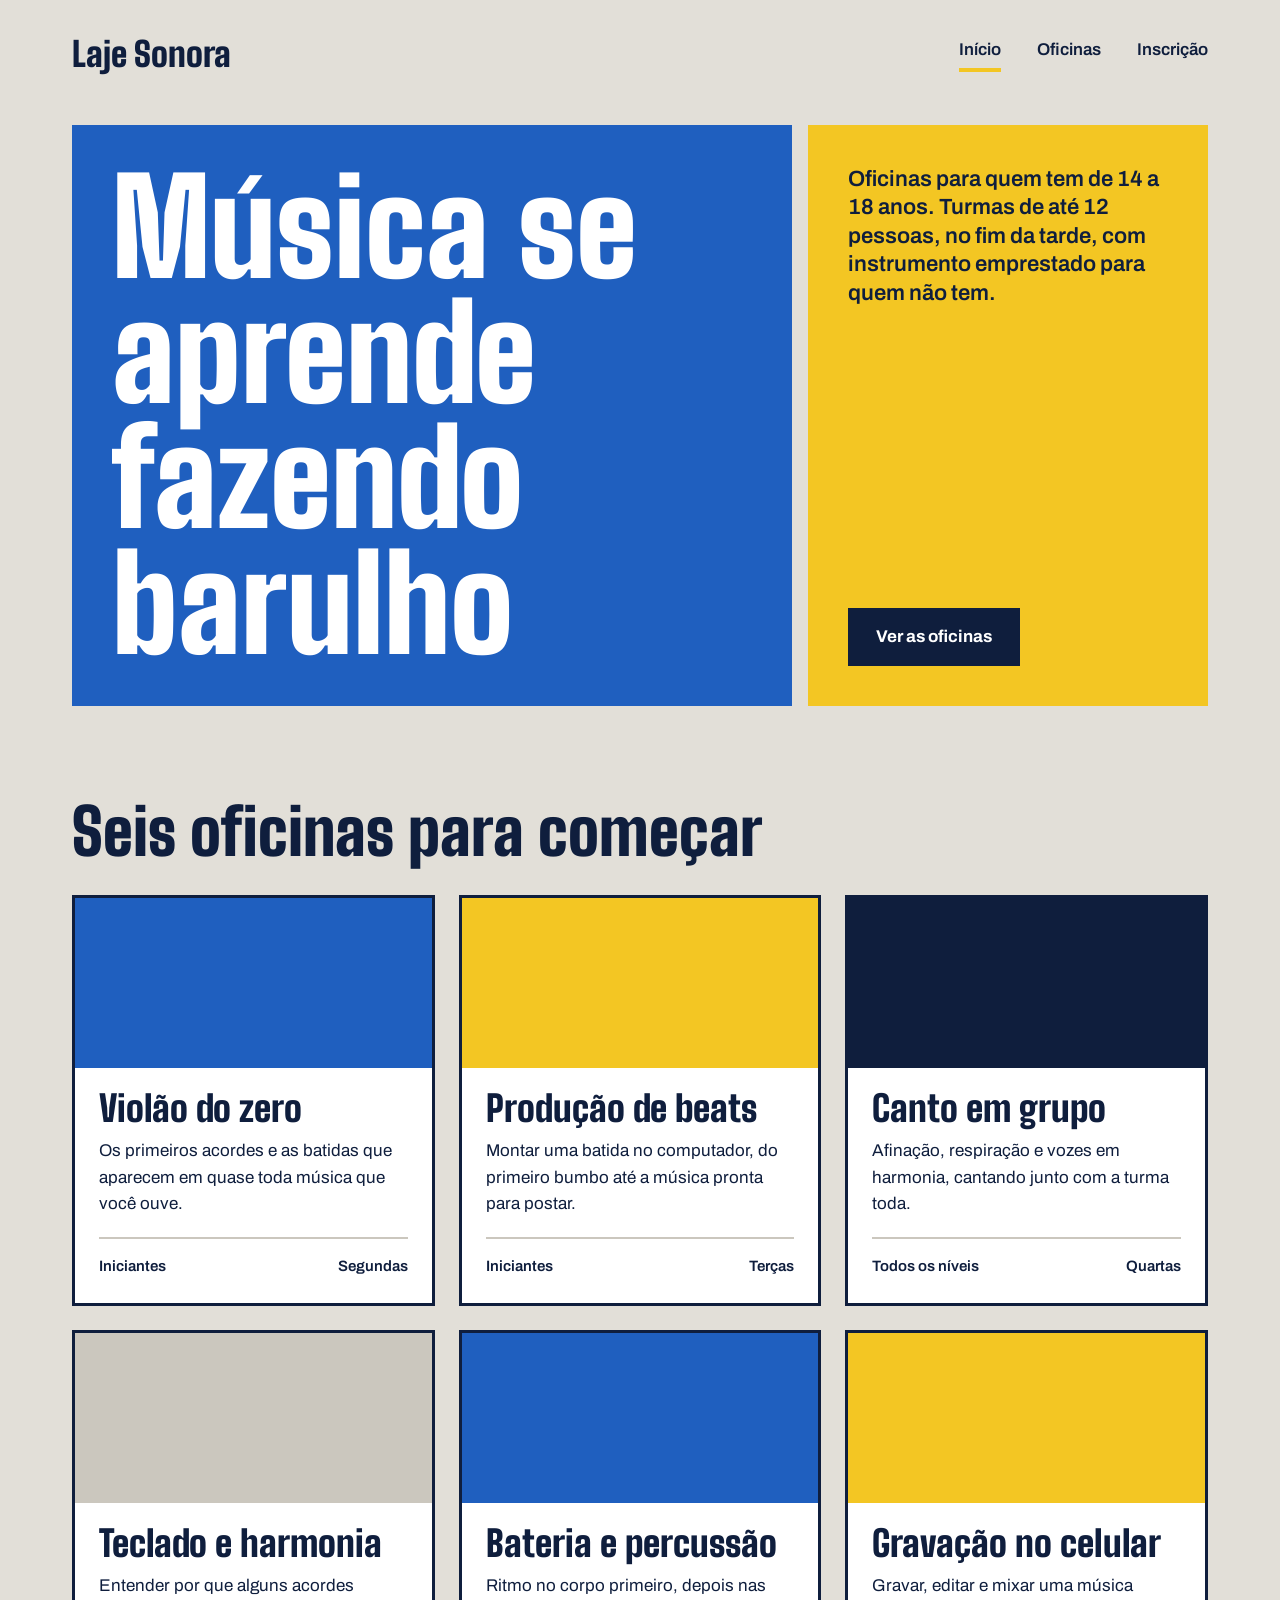
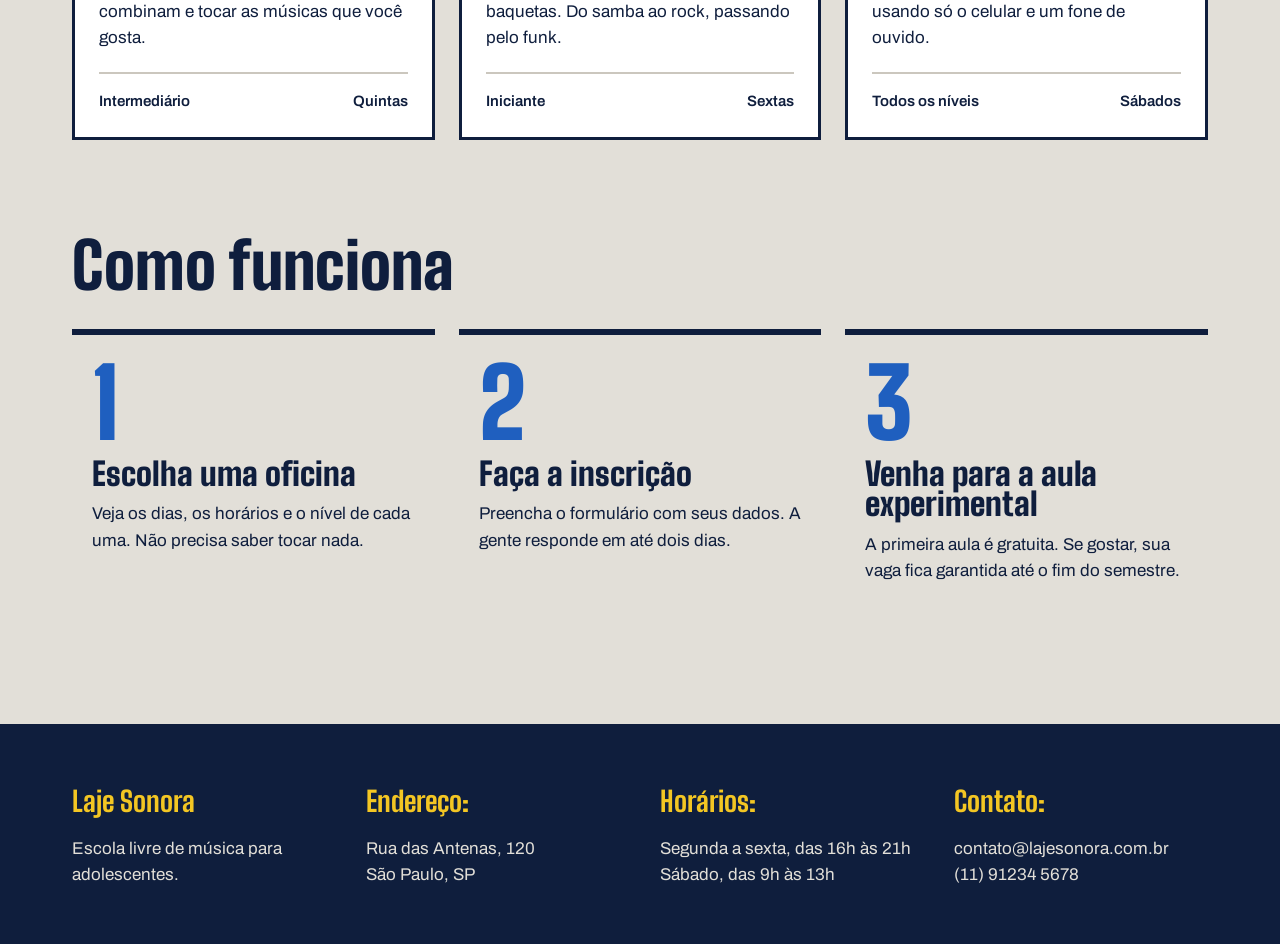
<file: index.html>
<!DOCTYPE html>
<html lang="pt-BR">
<head>
    <meta charset="UTF-8">
    <meta name="viewport" content="width=device-width, initial-scale=1.0">
    <link rel="stylesheet" href="index.css">
    <link rel="preconnect" href="https://fonts.googleapis.com">
    <link rel="preconnect" href="https://fonts.gstatic.com" crossorigin>
    <link href="https://fonts.googleapis.com/css2?family=Archivo:ital,wght@0,100..900;1,100..900&family=Big+Shoulders:opsz,wght@10..72,100..900&display=swap" rel="stylesheet">
    <title>Laje Sonora | Início</title>
</head>
<body>
   <header class="conteudo topo">
    <a href="index.html" class="logo">Laje Sonora</a>

    <nav class="menu">
        <a href="index.html" class="atual">Início</a>
        <a href="oficinas.html">Oficinas</a>
        <a href="inscricao.html">Inscrição</a>
    </nav>
   </header>

   <main>
    <section class="conteudo cartazes">
        <div class="cartaz cartaz-principal">
            <h1>Música se aprende fazendo barulho</h1>
        </div>
        <div class="cartaz cartaz-lateral">
            <p>Oficinas para quem tem de 14 a 18 anos. Turmas de até 12 pessoas, no fim da tarde, com instrumento emprestado para quem não tem.</p>

            <a href="oficinas.html" class="botao">Ver as oficinas</a>
        </div>
    </section>

    <section class="conteudo secao">
      <h2 class="titulo-secao">Seis oficinas para começar</h2>

      <div class="cards">
        <article class="card">
            <div class="foto foto-azul"></div>
            <div class="card-texto">
                <h3>Violão do zero</h3>
                <p>Os primeiros acordes e as batidas que aparecem em quase toda música que você ouve.</p>

                <div class="card-info">
                    <span>Iniciantes</span>
                    <span>Segundas</span>
                </div>
            </div>
        </article>

        <article class="card">
            <div class="foto foto-amarela"></div>
            <div class="card-texto">
                <h3>Produção de beats</h3>
                <p>Montar uma batida no computador, do primeiro bumbo até a música pronta para postar.</p>

                <div class="card-info">
                    <span>Iniciantes</span>
                    <span>Terças</span>
                </div>
            </div>
        </article>

        <article class="card">
            <div class="foto foto-tinta"></div>
            <div class="card-texto">
                <h3>Canto em grupo</h3>
                <p>Afinação, respiração e vozes em harmonia, cantando junto com a turma toda.</p>

                <div class="card-info">
                    <span>Todos os níveis</span>
                    <span>Quartas</span>
                </div>
            </div>
        </article>

        <article class="card">
            <div class="foto"></div>
            <div class="card-texto">
                <h3>Teclado e harmonia</h3>
                <p>Entender por que alguns acordes combinam e tocar as músicas que você gosta.</p>

                <div class="card-info">
                    <span>Intermediário</span>
                    <span>Quintas</span>
                </div>
            </div>
        </article>

        <article class="card">
            <div class="foto foto-azul"></div>
            <div class="card-texto">
                <h3>Bateria e percussão</h3>
                <p>Ritmo no corpo primeiro, depois nas baquetas. Do samba ao rock, passando pelo funk.</p>

                <div class="card-info">
                    <span>Iniciante</span>
                    <span>Sextas</span>
                </div>
            </div>
        </article>

        <article class="card">
            <div class="foto foto-amarela"></div>
            <div class="card-texto">
                <h3>Gravação no celular</h3>
                <p>Gravar, editar e mixar uma música usando só o celular e um fone de ouvido.</p>

                <div class="card-info">
                    <span>Todos os níveis</span>
                    <span>Sábados</span>
                </div>
            </div>
        </article>
      </div>

    </section>
    
    <section class="conteudo secao">
        <h2 class="titulo-secao">Como funciona</h2>

        <div class="passos">
            <div class="passo">
            <p class="passo-numero">1</p>
            <h3>Escolha uma oficina</h3>
            <p>Veja os dias, os horários e o nível de cada uma. Não precisa saber tocar nada.</p>

            </div>
            <div class="passo">
            <p class="passo-numero">2</p>
            <h3>Faça a inscrição</h3>
            <p>Preencha o formulário com seus dados. A gente responde em até dois dias.</p>
            </div>

            <div class="passo">
            <p class="passo-numero">3</p>
            <h3>Venha para a aula experimental</h3>
            <p>A primeira aula é gratuita. Se gostar, sua vaga fica garantida até o fim do semestre.</p>
            </div>

        </div>
    </section>
   </main>

   <footer class="rodape">
    <div class="conteudo rodape-colunas">
        <div class="rodape-coluna">
            <h4>Laje Sonora</h4>
            <p>Escola livre de música para <br> adolescentes.</p>
        </div>

        <div class="rodape-coluna">
            <h4>Endereço:</h4>
            <p>Rua das Antenas, 120 <br> São Paulo, SP</p>
        </div>

        <div class="rodape-coluna">
            <h4>Horários:</h4>
            <p>Segunda a sexta, das 16h às 21h <br> Sábado, das 9h às 13h</p>
        </div>

        <div class="rodape-coluna">
            <h4>Contato:</h4>
            <p>contato@lajesonora.com.br <br>(11) 91234 5678</p>
        </div>
        
    </div>
   </footer>
</body>
</html>
</file>
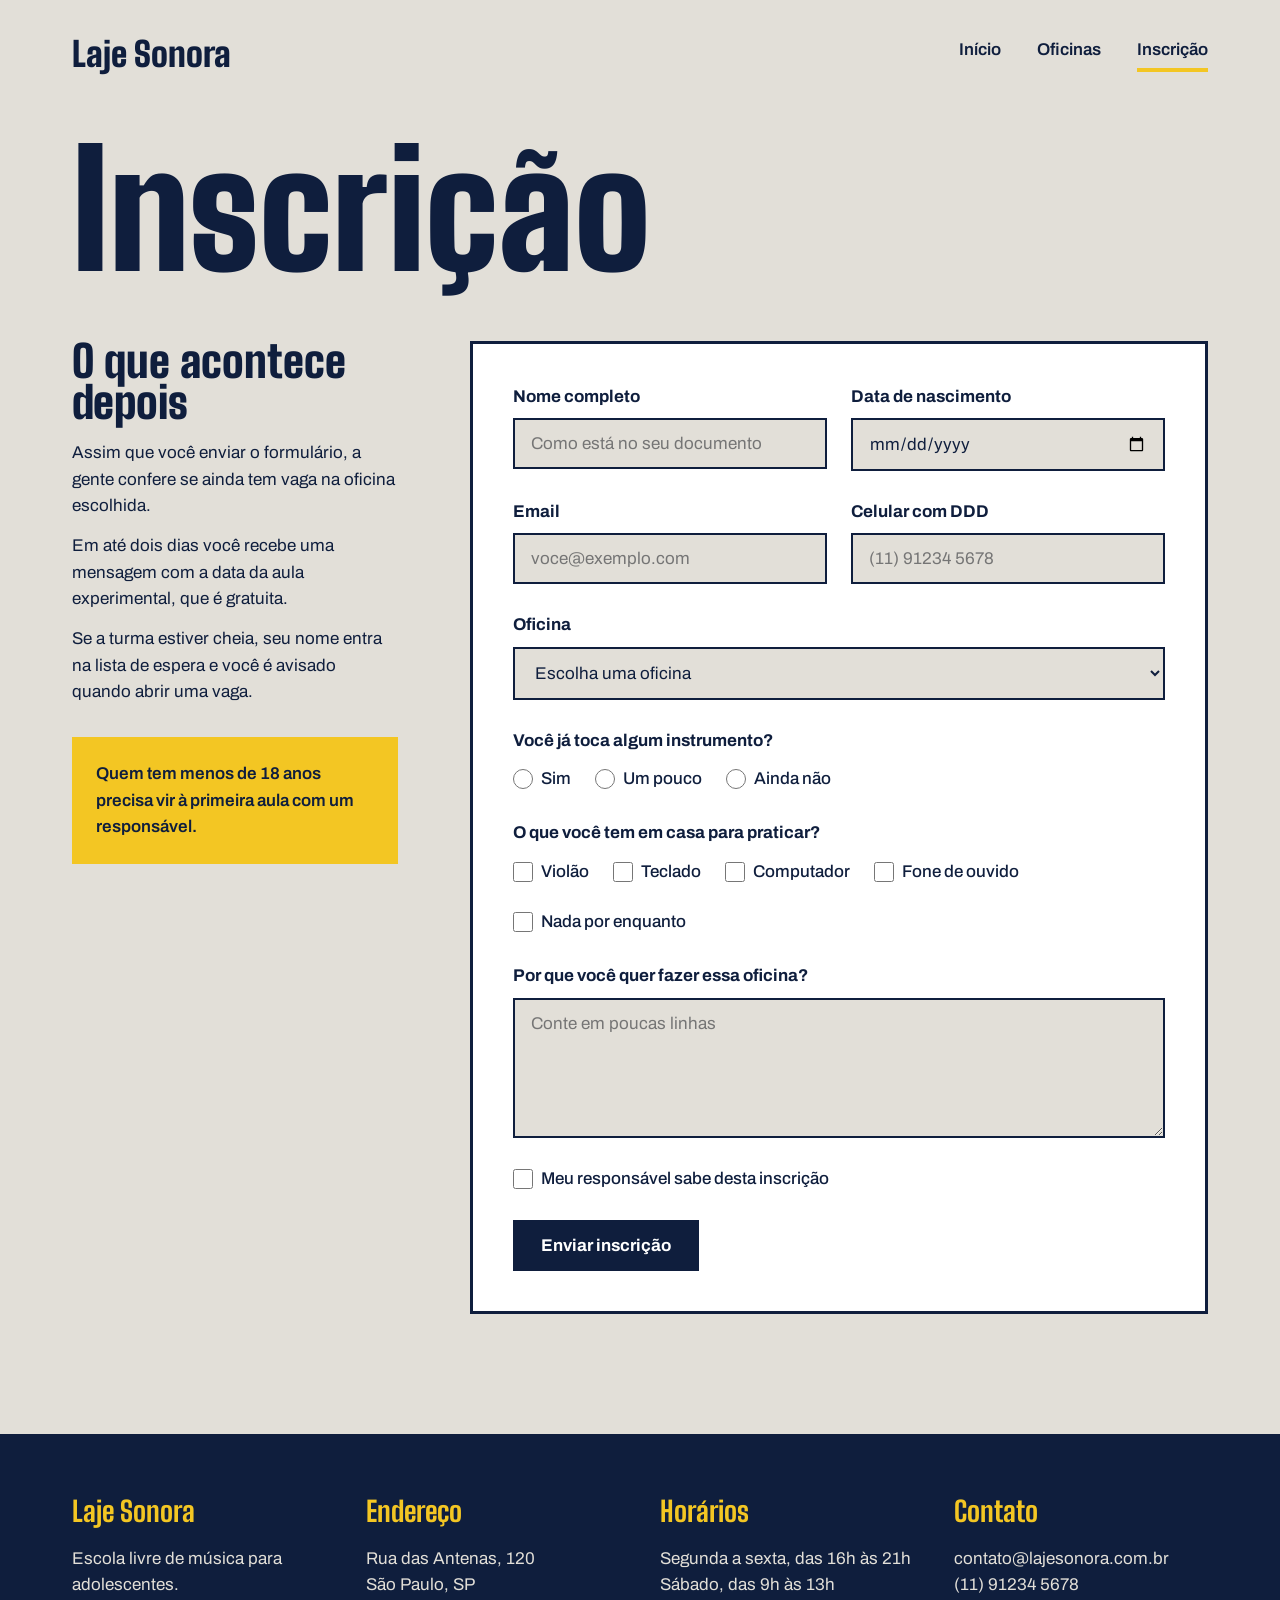
<file: inscricao.html>
<!DOCTYPE html>
<html lang="pt-BR">
<head>
    <meta charset="UTF-8">
    <meta name="viewport" content="width=device-width, initial-scale=1.0">

    <link rel="preconnect" href="https://fonts.googleapis.com">
    <link rel="preconnect" href="https://fonts.gstatic.com" crossorigin>
    <link href="https://fonts.googleapis.com/css2?family=Big+Shoulders:opsz,wght@10..72,100..900&display=swap" rel="stylesheet">

    <link href="https://fonts.googleapis.com/css2?family=Archivo:ital,wght@0,100..900;1,100..900&family=Big+Shoulders:opsz,wght@10..72,100..900&display=swap" rel="stylesheet">

    <link rel="stylesheet" href="./inscricao.css">

    <title>Laje Sonora | Inscrição</title>
</head>

<body>
    <header class="conteudo topo">
        <a href="index.html" class="logo">Laje Sonora</a>

        <nav class="menu">
            <a href="./index.html">Início</a>
            <a href="./oficinas.html">Oficinas</a>
            <a href="./inscricao.html" class="atual">Inscrição</a>
        </nav>
    </header>

    <main class="conteudo">

        <h1 class="titulo-pagina">Inscrição</h1>

        <div class="inscricao">

            <section class="explicacao">
                <h2>O que acontece depois</h2>

                <p>Assim que você enviar o formulário, a gente confere se ainda tem vaga na oficina escolhida.</p>

                <p>Em até dois dias você recebe uma mensagem com a data da aula experimental, que é gratuita.</p>

                <p>Se a turma estiver cheia, seu nome entra na lista de espera e você é avisado quando abrir uma vaga.</p>

                <p class="aviso">Quem tem menos de 18 anos precisa vir à primeira aula com um responsável.</p>
            </section>

            <form class="formulario" action="#" method="post">

                <div class="linha">
                    <div class="campo">
                        <label for="nome">Nome completo</label>
                        <input type="text" id="nome" name="nome" placeholder="Como está no seu documento" required>
                    </div>

                    <div class="campo">
                        <label for="nascimento">Data de nascimento</label>
                        <input type="date" id="nascimento" name="nascimento" required>
                    </div>
                </div>

                <div class="linha">
                    <div class="campo">
                        <label for="email">Email</label>
                        <input type="email" id="email" name="email" placeholder="voce@exemplo.com" required>
                    </div>

                    <div class="campo">
                        <label for="telefone">Celular com DDD</label>
                        <input type="tel" id="telefone" name="telefone" placeholder="(11) 91234 5678" required>
                    </div>
                </div>

                <div class="campo">
                    <label for="oficina">Oficina</label>
                    <select id="oficina" name="oficina" required>
                        <option value="">Escolha uma oficina</option>
                        <option value="violao">Violão do zero</option>
                        <option value="beats">Produção de beats</option>
                        <option value="canto">Canto em grupo</option>
                        <option value="teclado">Teclado e harmonia</option>
                        <option value="bateria">Bateria e percussão</option>
                        <option value="gravacao">Gravação no celular</option>
                    </select>
                </div>

                <fieldset class="grupo">
                    <legend>Você já toca algum instrumento?</legend>

                    <div class="opcoes">
                        <div class="opcao">
                            <input type="radio" id="tocaSim" name="toca" value="sim">
                            <label for="tocaSim">Sim</label>
                        </div>

                        <div class="opcao">
                            <input type="radio" id="tocaPouco" name="toca" value="pouco">
                            <label for="tocaPouco">Um pouco</label>
                        </div>

                        <div class="opcao">
                            <input type="radio" id="tocaNao" name="toca" value="nao">
                            <label for="tocaNao">Ainda não</label>
                        </div>
                    </div>
                </fieldset>

                <fieldset class="grupo">
                    <legend>O que você tem em casa para praticar?</legend>

                    <div class="opcoes">
                        <div class="opcao">
                            <input type="checkbox" id="temViolao" name="tem" value="violao">
                            <label for="temViolao">Violão</label>
                        </div>

                        <div class="opcao">
                            <input type="checkbox" id="temTeclado" name="tem" value="teclado">
                            <label for="temTeclado">Teclado</label>
                        </div>

                        <div class="opcao">
                            <input type="checkbox" id="temComputador" name="tem" value="computador">
                            <label for="temComputador">Computador</label>
                        </div>

                        <div class="opcao">
                            <input type="checkbox" id="temFone" name="tem" value="fone">
                            <label for="temFone">Fone de ouvido</label>
                        </div>

                        <div class="opcao">
                            <input type="checkbox" id="temNada" name="tem" value="nada">
                            <label for="temNada">Nada por enquanto</label>
                        </div>
                    </div>
                </fieldset>

                <div class="campo">
                    <label for="motivo">Por que você quer fazer essa oficina?</label>
                    <textarea id="motivo" name="motivo" placeholder="Conte em poucas linhas"></textarea>
                </div>

                <div class="opcao">
                    <input type="checkbox" id="responsavel" name="responsavel" required>
                    <label for="responsavel">Meu responsável sabe desta inscrição</label>
                </div>

                <div>
                    <button class="botao" type="submit">Enviar inscrição</button>
                </div>

            </form>

        </div>
    </main>

    <footer class="rodape">
        <div class="conteudo rodape-colunas">

            <div class="rodape-coluna">
                <h4>Laje Sonora</h4>
                <p>Escola livre de música para <br> adolescentes.</p>
            </div>

            <div class="rodape-coluna">
                <h4>Endereço</h4>
                <p>Rua das Antenas, 120 <br> São Paulo, SP</p>
            </div>

            <div class="rodape-coluna">
                <h4>Horários</h4>
                <p>Segunda a sexta, das 16h às 21h <br> Sábado, das 9h às 13h</p>
            </div>

            <div class="rodape-coluna">
                <h4>Contato</h4>
                <p>contato@lajesonora.com.br <br> (11) 91234 5678</p>
            </div>

        </div>
    </footer>
</body>
</html>
</file>
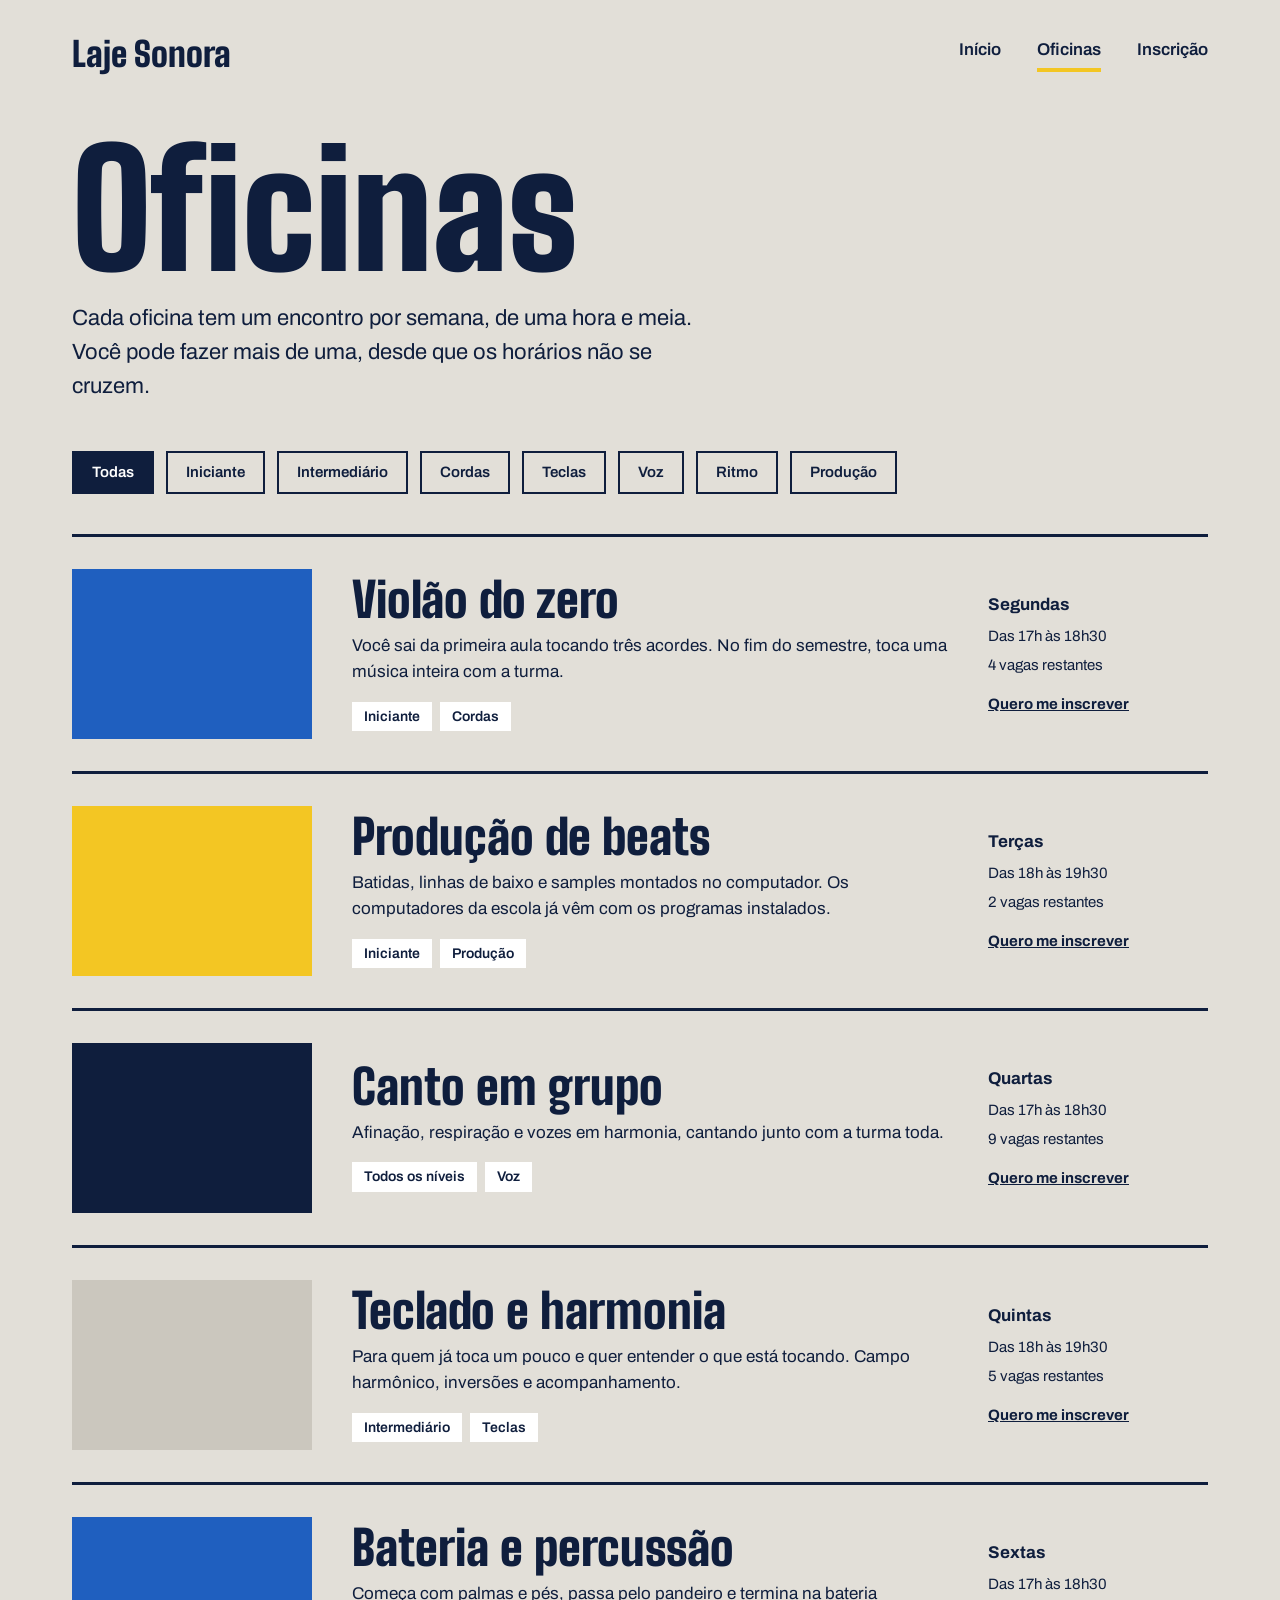
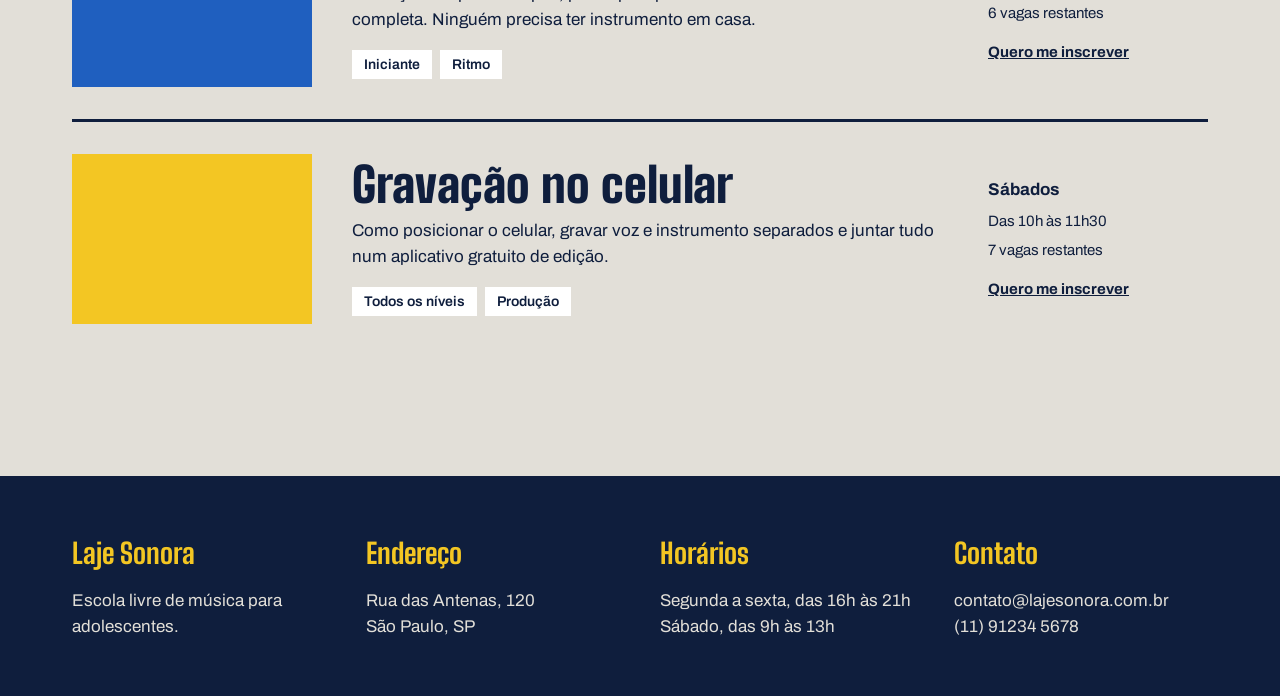
<file: oficinas.html>
<!DOCTYPE html>
<html lang="pt-BR">
<head>
    <meta charset="UTF-8">
    <meta name="viewport" content="width=device-width, initial-scale=1.0">

    <link rel="preconnect" href="https://fonts.googleapis.com">
    <link rel="preconnect" href="https://fonts.gstatic.com" crossorigin>
    <link href="https://fonts.googleapis.com/css2?family=Big+Shoulders:opsz,wght@10..72,100..900&display=swap" rel="stylesheet">

    <link href="https://fonts.googleapis.com/css2?family=Archivo:ital,wght@0,100..900;1,100..900&family=Big+Shoulders:opsz,wght@10..72,100..900&display=swap" rel="stylesheet">

    <link rel="stylesheet" href="./index.css">
    <link rel="stylesheet" href="./oficinas.css">

    <title>Laje Sonora | Oficinas</title>
</head>

<body>
    <header class="conteudo topo">
        <a href="index.html" class="logo">Laje Sonora</a>

        <nav class="menu">
            <a href="./index.html">Início</a>
            <a href="./oficinas.html" class="atual">Oficinas</a>
            <a href="./inscricao.html">Inscrição</a>
        </nav>
    </header>

    <main class="conteudo">

        <h1 class="titulo-pagina">Oficinas</h1>

        <p class="subtitulo-pagina">
            Cada oficina tem um encontro por semana, de uma hora e meia. Você pode fazer mais de uma, desde que os horários não se cruzem.
        </p>

        <div class="filtros">
            <span class="filtro ativo">Todas</span>
            <span class="filtro">Iniciante</span>
            <span class="filtro">Intermediário</span>
            <span class="filtro">Cordas</span>
            <span class="filtro">Teclas</span>
            <span class="filtro">Voz</span>
            <span class="filtro">Ritmo</span>
            <span class="filtro">Produção</span>
        </div>

        <div class="lista">

            <article class="oficina">
                <div class="foto foto-azul"></div>

                <div class="oficina-texto">
                    <h2>Violão do zero</h2>
                    <p>Você sai da primeira aula tocando três acordes. No fim do semestre, toca uma música inteira com a turma.</p>

                    <div class="etiquetas">
                        <span class="etiqueta">Iniciante</span>
                        <span class="etiqueta">Cordas</span>
                    </div>
                </div>

                <div class="oficina-detalhes">
                    <strong>Segundas</strong>
                    <span>Das 17h às 18h30</span>
                    <span>4 vagas restantes</span>
                    <a href="./inscricao.html">Quero me inscrever</a>
                </div>
            </article>

            <article class="oficina">
                <div class="foto foto-amarela"></div>

                <div class="oficina-texto">
                    <h2>Produção de beats</h2>
                    <p>Batidas, linhas de baixo e samples montados no computador. Os computadores da escola já vêm com os programas instalados.</p>

                    <div class="etiquetas">
                        <span class="etiqueta">Iniciante</span>
                        <span class="etiqueta">Produção</span>
                    </div>
                </div>

                <div class="oficina-detalhes">
                    <strong>Terças</strong>
                    <span>Das 18h às 19h30</span>
                    <span>2 vagas restantes</span>
                    <a href="./inscricao.html">Quero me inscrever</a>
                </div>
            </article>

            <article class="oficina">
                <div class="foto foto-tinta"></div>

                <div class="oficina-texto">
                    <h2>Canto em grupo</h2>
                    <p>Afinação, respiração e vozes em harmonia, cantando junto com a turma toda.</p>

                    <div class="etiquetas">
                        <span class="etiqueta">Todos os níveis</span>
                        <span class="etiqueta">Voz</span>
                    </div>
                </div>

                <div class="oficina-detalhes">
                    <strong>Quartas</strong>
                    <span>Das 17h às 18h30</span>
                    <span>9 vagas restantes</span>
                    <a href="./inscricao.html">Quero me inscrever</a>
                </div>
            </article>

            <article class="oficina">
                <div class="foto"></div>

                <div class="oficina-texto">
                    <h2>Teclado e harmonia</h2>
                    <p>Para quem já toca um pouco e quer entender o que está tocando. Campo harmônico, inversões e acompanhamento.</p>

                    <div class="etiquetas">
                        <span class="etiqueta">Intermediário</span>
                        <span class="etiqueta">Teclas</span>
                    </div>
                </div>

                <div class="oficina-detalhes">
                    <strong>Quintas</strong>
                    <span>Das 18h às 19h30</span>
                    <span>5 vagas restantes</span>
                    <a href="./inscricao.html">Quero me inscrever</a>
                </div>
            </article>

            <article class="oficina">
                <div class="foto foto-azul"></div>

                <div class="oficina-texto">
                    <h2>Bateria e percussão</h2>
                    <p>Começa com palmas e pés, passa pelo pandeiro e termina na bateria completa. Ninguém precisa ter instrumento em casa.</p>

                    <div class="etiquetas">
                        <span class="etiqueta">Iniciante</span>
                        <span class="etiqueta">Ritmo</span>
                    </div>
                </div>

                <div class="oficina-detalhes">
                    <strong>Sextas</strong>
                    <span>Das 17h às 18h30</span>
                    <span>6 vagas restantes</span>
                    <a href="./inscricao.html">Quero me inscrever</a>
                </div>
            </article>

            <article class="oficina">
                <div class="foto foto-amarela"></div>

                <div class="oficina-texto">
                    <h2>Gravação no celular</h2>
                    <p>Como posicionar o celular, gravar voz e instrumento separados e juntar tudo num aplicativo gratuito de edição.</p>

                    <div class="etiquetas">
                        <span class="etiqueta">Todos os níveis</span>
                        <span class="etiqueta">Produção</span>
                    </div>
                </div>

                <div class="oficina-detalhes">
                    <strong>Sábados</strong>
                    <span>Das 10h às 11h30</span>
                    <span>7 vagas restantes</span>
                    <a href="./inscricao.html">Quero me inscrever</a>
                </div>
            </article>

        </div>
    </main>

    <footer class="rodape">
        <div class="conteudo rodape-colunas">

            <div class="rodape-coluna">
                <h4>Laje Sonora</h4>
                <p>Escola livre de música para <br> adolescentes.</p>
            </div>

            <div class="rodape-coluna">
                <h4>Endereço</h4>
                <p>Rua das Antenas, 120 <br> São Paulo, SP</p>
            </div>

            <div class="rodape-coluna">
                <h4>Horários</h4>
                <p>Segunda a sexta, das 16h às 21h <br> Sábado, das 9h às 13h</p>
            </div>

            <div class="rodape-coluna">
                <h4>Contato</h4>
                <p>contato@lajesonora.com.br <br> (11) 91234 5678</p>
            </div>

        </div>
    </footer>
</body>
</html>
</file>
<file: index.css>
* {
    margin: 0;
    padding: 0;
    box-sizing: border-box;
}

:root {
    --concreto: #E2DFD8;
    --concreto-escuro: #CBC7BE;
    --tinta: #0F1E3D;
    --caixa-dagua: #1F5FBF;
    --fita: #F3C623;
    --branco: #FFFFFF;

    --fonte-cartaz: "Big Shoulders", "Arial Narrow", sans-serif;
    --fonte-texto: "Archivo", Arial, sans-serif;

}

body {
    background: var(--concreto);
    color: var(--tinta);
    font-family: var(--fonte-texto);
    font-size: 17px;
    line-height: 1.55;
}

a {
    color: inherit;
}

h1, h2, h3 {
    font-family: var(--fonte-cartaz);
    font-weight: 900;
    line-height: 0.95;
}

.conteudo {
    max-width: 1200px;
    margin-inline: auto;
    padding-inline: 32px;
}


.topo {
    padding-block: 28px;
    display: flex;
    justify-content: space-between;
    align-items: center;
}

.logo {
    font-family: var(--fonte-cartaz);
    font-size: 34px;
    font-weight: 900;
    text-decoration: none;
}

.menu {
    display: flex;
    gap: 36px;
}

.menu a {
    font-weight: 600;
    text-decoration: none;
    padding-bottom: 4px;
    border-bottom: 4px solid transparent;
}

.menu a:hover {
    border-bottom-color: var(--tinta);
}

.menu a.atual {
    border-bottom-color: var(--fita);
}
.cartazes{
    margin-top: 16px;
    display: flex;
    gap: 16px;
}
.cartaz{
    padding: 40px;
}
.cartaz-principal{
    background-color: var(--caixa-dagua);
    color: var(--branco);
    flex: 2;
}
.cartaz-principal h1{
    font-size: 132px;
    max-width: 9ch;
}
.cartaz-lateral{
    background-color: var(--fita);
    flex: 1;
    display: flex;
    flex-direction: column;
    justify-content: space-between;
    gap: 32px;
    align-items: flex-start
}
.cartaz-lateral p{
    font-size: 22px;
    font-weight: 600;
    line-height: 1.3;
}
.botao{
    background-color: var(--tinta);
    color: var(--branco);
    font-weight: 700;
    text-decoration: none;
    padding: 16px 28px;
    border: none;
    font-family: var(--fonte-texto);
    font-size: 17px;
    cursor: pointer;
}
.botao:hover{
    background-color: var(--caixa-dagua);
}
.secao{
    margin-top: 96px ;
}
.titulo-secao{
    font-size: 64px;
    margin-bottom: 32px;
}
.cards{
    display: flex;
    flex-wrap: wrap;
    gap: 24px;
}

.card{
    background-color: var(--branco);
    border: 3px solid var(--tinta);
    flex: 1 1 340px;
}
.card .foto{
    height: 170px;
}
.foto{
    background-color: var(--concreto-escuro);
}
.foto-azul{
    background-color: var(--caixa-dagua);
}
.foto-amarela{
    background-color: var(--fita);
}

.foto-tinta{
    background-color: var(--tinta);
}

.card-texto{
    padding: 24px;
}

.card h3{
   font-size: 36px;
   margin-bottom: 12px;
}

.card-info{
    margin-top: 20px;
    padding-top: 16px;
    border-top: 2px solid var(--concreto-escuro);
    font-weight: 600;
    font-size: 15px;
    display: flex;
    justify-content: space-between;
}

.passos{
    display: flex;
    gap: 24px;
}

.passo{
    border-top: 6px solid var(--tinta);
    padding: 20px;
    flex: 1;
}

.passo-numero{
    font-family: var(--fonte-cartaz);
    font-size: 96px;
    font-weight: 900;
    line-height: 1;
    color: var(--caixa-dagua);
}

.passo h3{
    font-size: 32px;
    margin-block: 8px 12px;
}

.rodape{
    margin-top: 120px;
    background: var(--tinta);
    color: var(--concreto);
    padding-block: 56px;
}

.rodape-colunas{
    display: flex;
    gap: 40px;
}

.rodape-coluna{
    flex: 1;
}

.rodape h4{
    font-family: var(--fonte-cartaz);
    font-size: 28px;
    color: var(--fita);
    margin-bottom: 12px;
}

@media (max-width: 800px) {
    .cartazes,
    .passos,
    .rodape-colunas {
        flex-direction: column;
    }

    .cartaz-principal h1 {
        font-size: 84px;
    }
}
</file>
<file: inscricao.css>
* {
    margin: 0;
    padding: 0;
    box-sizing: border-box;
}

:root {
    --concreto: #E2DFD8;
    --concreto-escuro: #CBC7BE;
    --tinta: #0F1E3D;
    --caixa-dagua: #1F5FBF;
    --fita: #F3C623;
    --branco: #FFFFFF;

    --fonte-cartaz: "Big Shoulders", "Arial Narrow", sans-serif;
    --fonte-texto: "Archivo", Arial, sans-serif;
}

body {
    background: var(--concreto);
    color: var(--tinta);
    font-family: var(--fonte-texto);
    font-size: 17px;
    line-height: 1.55;
}

a {
    color: inherit;
}

h1, h2, h3 {
    font-family: var(--fonte-cartaz);
    font-weight: 900;
    line-height: 0.95;
}

.conteudo {
    max-width: 1200px;
    margin-inline: auto;
    padding-inline: 32px;
}

.topo {
    padding-block: 28px;
    display: flex;
    justify-content: space-between;
    align-items: center;
}

.logo {
    font-family: var(--fonte-cartaz);
    font-size: 34px;
    font-weight: 900;
    text-decoration: none;
}

.menu {
    display: flex;
    gap: 36px;
}

.menu a {
    font-weight: 600;
    text-decoration: none;
    padding-bottom: 4px;
    border-bottom: 4px solid transparent;
}

.menu a:hover {
    border-bottom-color: var(--tinta);
}

.menu a.atual {
    border-bottom-color: var(--fita);
}

.rodape {
    margin-top: 120px;
    background: var(--tinta);
    color: var(--concreto);
    padding-block: 56px;
}

.rodape-colunas {
    display: flex;
    gap: 40px;
}

.rodape-coluna {
    flex: 1;
}

.rodape h4 {
    font-family: var(--fonte-cartaz);
    font-size: 28px;
    color: var(--fita);
    margin-bottom: 12px;
}

.botao {
    background-color: var(--tinta);
    color: var(--branco);
    font-weight: 700;
    text-decoration: none;
    padding: 16px 28px;
    border: none;
    font-family: var(--fonte-texto);
    font-size: 17px;
    cursor: pointer;
}

.botao:hover {
    background-color: var(--caixa-dagua);
}

.titulo-pagina {
    font-size: 160px;
    margin-top: 24px;
}

.inscricao {
    margin-top: 56px;
    display: flex;
    gap: 72px;
}

.explicacao {
    flex: 1;
}

.explicacao h2 {
    font-size: 44px;
    margin-bottom: 16px;
}

.explicacao p + p {
    margin-top: 14px;
}

.explicacao .aviso {
    margin-top: 32px;
    padding: 24px;
    background-color: var(--fita);
    font-weight: 600;
}

.formulario {
    background-color: var(--branco);
    border: 3px solid var(--tinta);
    padding: 40px;
    flex: 2;
    display: flex;
    flex-direction: column;
    gap: 28px;
}

.linha {
    display: flex;
    gap: 24px;
}

.campo {
    flex: 1;
    display: flex;
    flex-direction: column;
    gap: 8px;
}

.grupo legend {
    margin-bottom: 12px;
}

.opcoes {
    display: flex;
    flex-wrap: wrap;
    gap: 24px;
}

.opcao {
    display: flex;
    align-items: center;
    gap: 8px;
}

.formulario label,
.formulario legend {
    font-weight: 700;
}

.formulario fieldset {
    border: none;
}

.formulario input[type="text"],
.formulario input[type="email"],
.formulario input[type="tel"],
.formulario input[type="date"],
.formulario select,
.formulario textarea {
    width: 100%;
    padding: 14px 16px;
    border: 2px solid var(--tinta);
    background-color: var(--concreto);
    font-family: var(--fonte-texto);
    font-size: 17px;
    color: var(--tinta);
}

.formulario input:focus,
.formulario select:focus,
.formulario textarea:focus {
    outline: 3px solid var(--caixa-dagua);
    outline-offset: 2px;
    background-color: var(--branco);
}

.formulario textarea {
    height: 140px;
    resize: vertical;
}

.formulario .opcao label {
    font-weight: 500;
}

.formulario input[type="radio"],
.formulario input[type="checkbox"] {
    width: 20px;
    height: 20px;
    accent-color: var(--caixa-dagua);
}

@media (max-width: 800px) {
    .inscricao,
    .linha,
    .rodape-colunas {
        flex-direction: column;
    }

    .titulo-pagina {
        font-size: 96px;
    }
}
</file>
<file: oficinas.css>
.titulo-pagina {
    font-size: 160px;
    margin-top: 24px;
}

.subtitulo-pagina {
    font-size: 22px;
    max-width: 640px;
    margin-top: 16px;
}

.filtros {
    margin-top: 48px;
    display: flex;
    flex-wrap: wrap;
    gap: 12px;
}

.filtro {
    border: 2px solid var(--tinta);
    padding: 8px 18px;
    font-weight: 600;
    font-size: 15px;
}

.filtro.ativo {
    background-color: var(--tinta);
    color: var(--branco);
}

.lista {
    margin-top: 40px;
}

.oficina {
    padding: 32px 0;
    border-top: 3px solid var(--tinta);
    display: flex;
    align-items: center;
    gap: 40px;
}

.oficina .foto {
    width: 240px;
    height: 170px;
    flex-shrink: 0;
}

.oficina-texto {
    flex: 1;
}

.oficina h2 {
    font-size: 48px;
    margin-bottom: 10px;
}

.etiquetas {
    margin-top: 16px;
    display: flex;
    gap: 8px;
}

.etiqueta {
    background-color: var(--branco);
    padding: 4px 12px;
    font-size: 14px;
    font-weight: 600;
}

.oficina-detalhes {
    width: 220px;
    font-size: 15px;
    display: flex;
    flex-direction: column;
    gap: 6px;
}

.oficina-detalhes strong {
    font-size: 17px;
}

.oficina-detalhes a {
    margin-top: 10px;
    font-weight: 700;
}

@media (max-width: 800px) {
    .oficina,
    .rodape-colunas {
        flex-direction: column;
        align-items: stretch;
    }

    .titulo-pagina {
        font-size: 96px;
    }

    .oficina .foto,
    .oficina-detalhes {
        width: 100%;
    }
}
</file>
